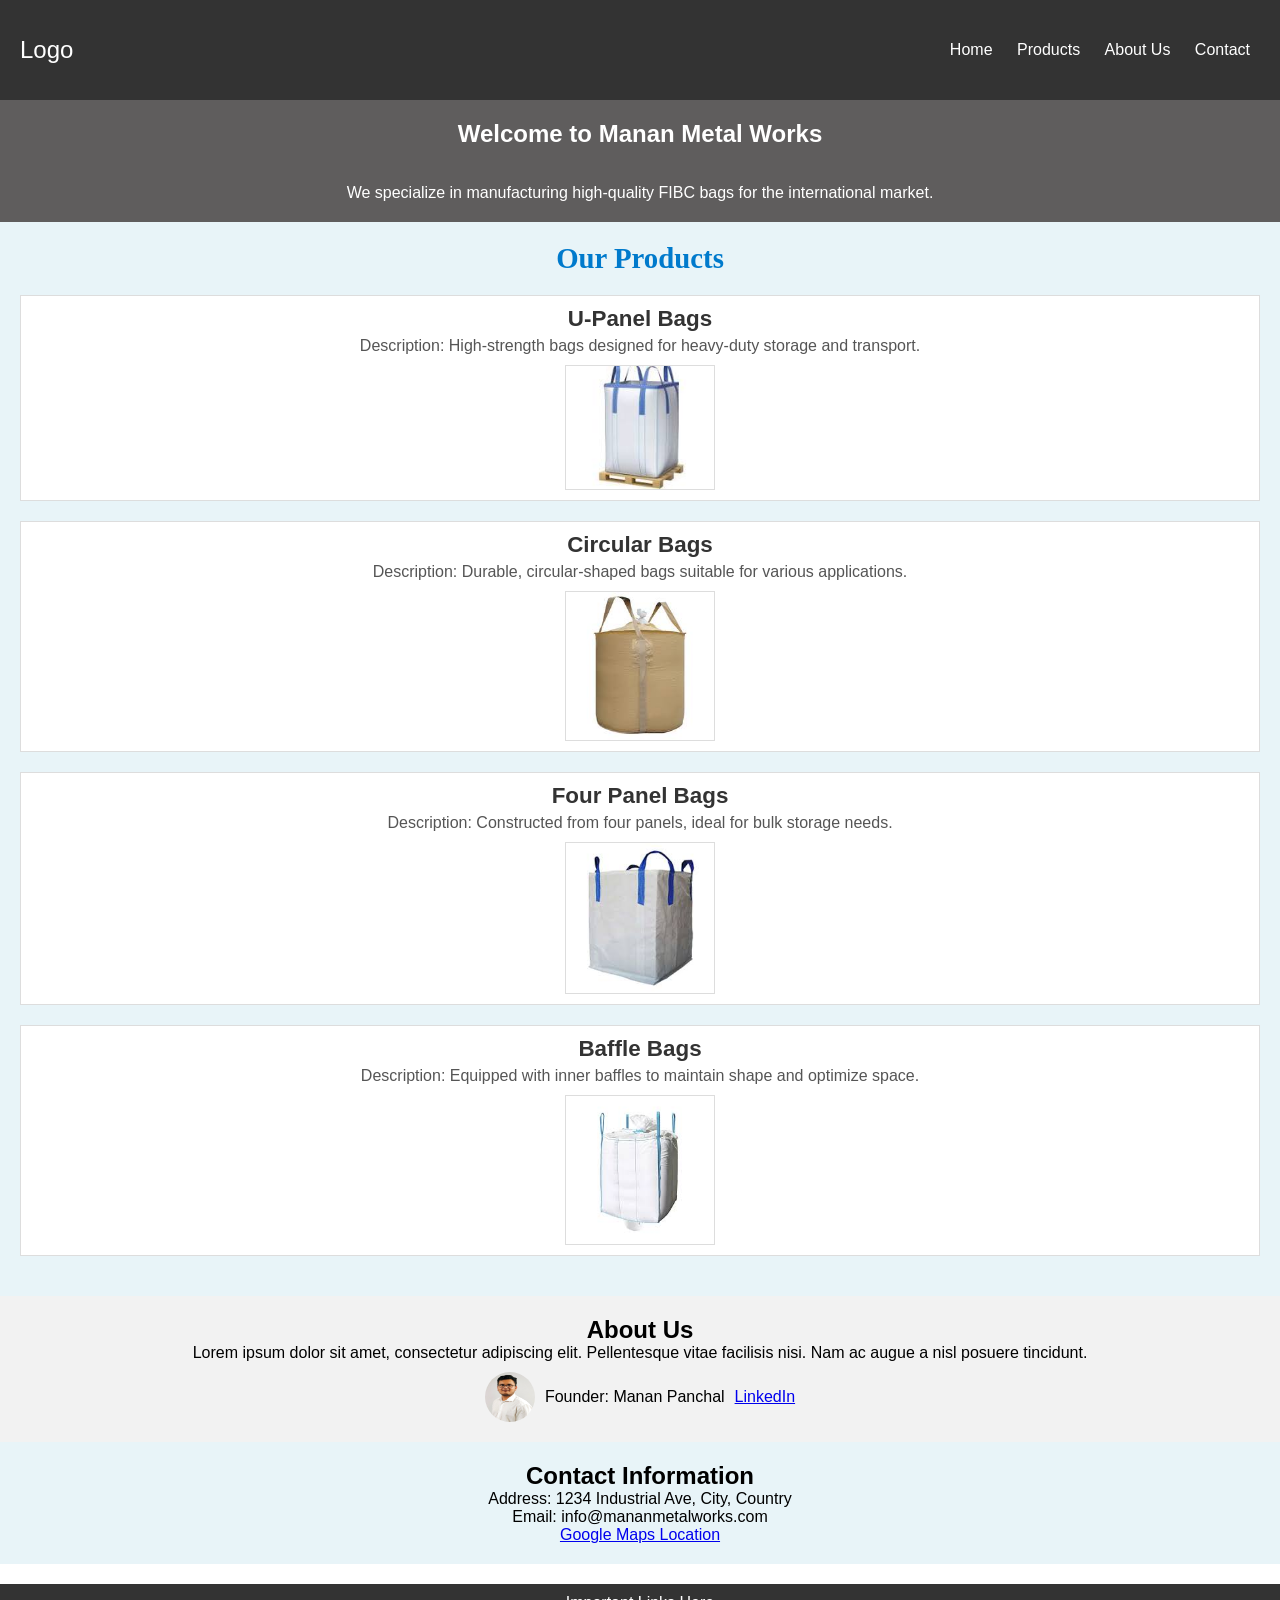
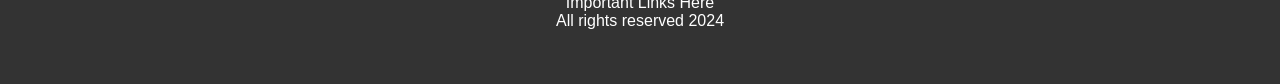
<file: index.html>
<!DOCTYPE html>
<html lang="en">
<head>
    <meta charset="UTF-8">
    <meta name="viewport" content="width=device-width, initial-scale=1.0">
    <title>Manan Metal Works</title>
    <link rel="stylesheet" href="./css/style.css">
</head>
<body>
    <!-- Header Section -->
    <header>
        <div class="logo">Logo</div>
        <!-- <div class="title">All your packaging solution here...</div> -->
        <nav>
            <a href="#home">Home</a>
            <a href="#products">Products</a>
            <a href="#about">About Us</a>
            <a href="#contact">Contact</a>
        </nav>
    </header>

    <!-- Home Section -->
    <section id="home" class="buffer-area">
        <h2>Welcome to Manan Metal Works</h2><br><br>
        <p>We specialize in manufacturing high-quality FIBC bags for the international market.</p>
    </section>

    <!-- Products Section -->
    <section id="products">
        <h2>Our Products</h2> <!-- keep this in the middle with different color and font family and bigger font size  -->
        <div class="product">
            <h3>U-Panel Bags</h3>   <!--this h3 element should be over the description not beside-->
            <p>Description: High-strength bags designed for heavy-duty storage and transport.</p> <!-- add more information about this perticular product-->
            <img src="./images/FIBCBag.jpg" alt="U-Panel Bags">
        </div>
        <div class="product">
            <h3>Circular Bags</h3> <!--this h3 element should be over the description not beside-->
            <p>Description: Durable, circular-shaped bags suitable for various applications.</p> <!-- add more information about this perticular product-->
            <img src="./images/CircularBag.jpg" alt="Circular Bags">
        </div>
        <div class="product">
            <h3>Four Panel Bags</h3> <!--this h3 element should be over the description not beside-->
            <p>Description: Constructed from four panels, ideal for bulk storage needs.</p> <!-- add more information about this perticular product-->
            <img src="./images/FourPanel.jpg" alt="Four Panel Bags">
        </div>
        <div class="product">
            <h3>Baffle Bags</h3> <!--this h3 element should be over the description not beside-->
            <p>Description: Equipped with inner baffles to maintain shape and optimize space.</p> <!-- add more information about this perticular product-->
            <img src="./images/BaffleBag.jpg" alt="Baffle Bags">
        </div>
    </section>

    <!-- About Us Section -->
    <section id="about">
        <h2>About Us</h2>
        <p>Lorem ipsum dolor sit amet, consectetur adipiscing elit. Pellentesque vitae facilisis nisi. Nam ac augue a nisl posuere tincidunt.</p>
        <div class="founder">
            <img src="./images/MyPhoto.jpg" alt="Founder">
            <span>Founder: Manan Panchal</span>
            <a href="https://www.linkedin.com" target="_blank">LinkedIn</a>
        </div>
    </section>

    <!-- Contact Information Section -->
    <section id="contact">
        <h2>Contact Information</h2>
        <p>Address: 1234 Industrial Ave, City, Country</p>
        <p>Email: info@mananmetalworks.com</p>
        <a href="https://goo.gl/maps" target="_blank">Google Maps Location</a>
    </section>

    <!-- Footer Section -->
    <footer>
        <p>Important Links Here</p>
        <p>All rights reserved 2024</p>
    </footer>
</body>
</html>
</file>
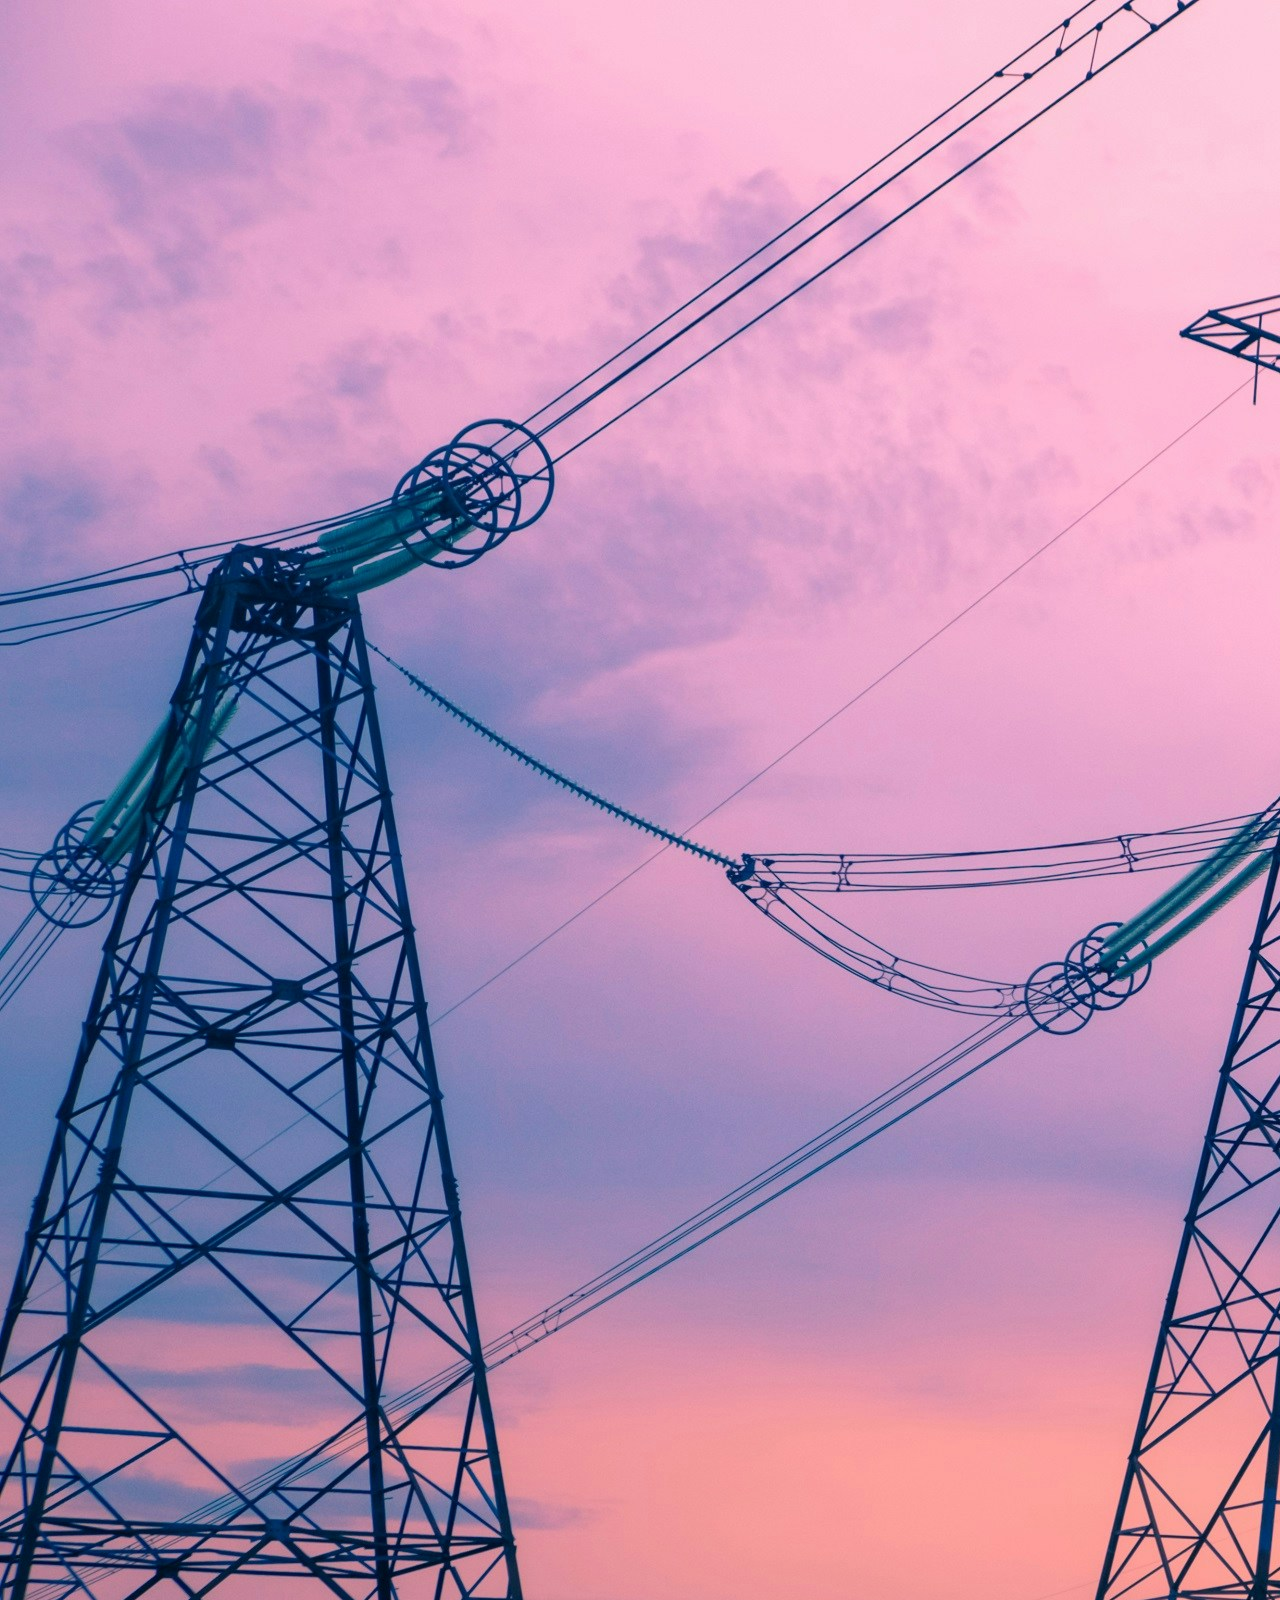
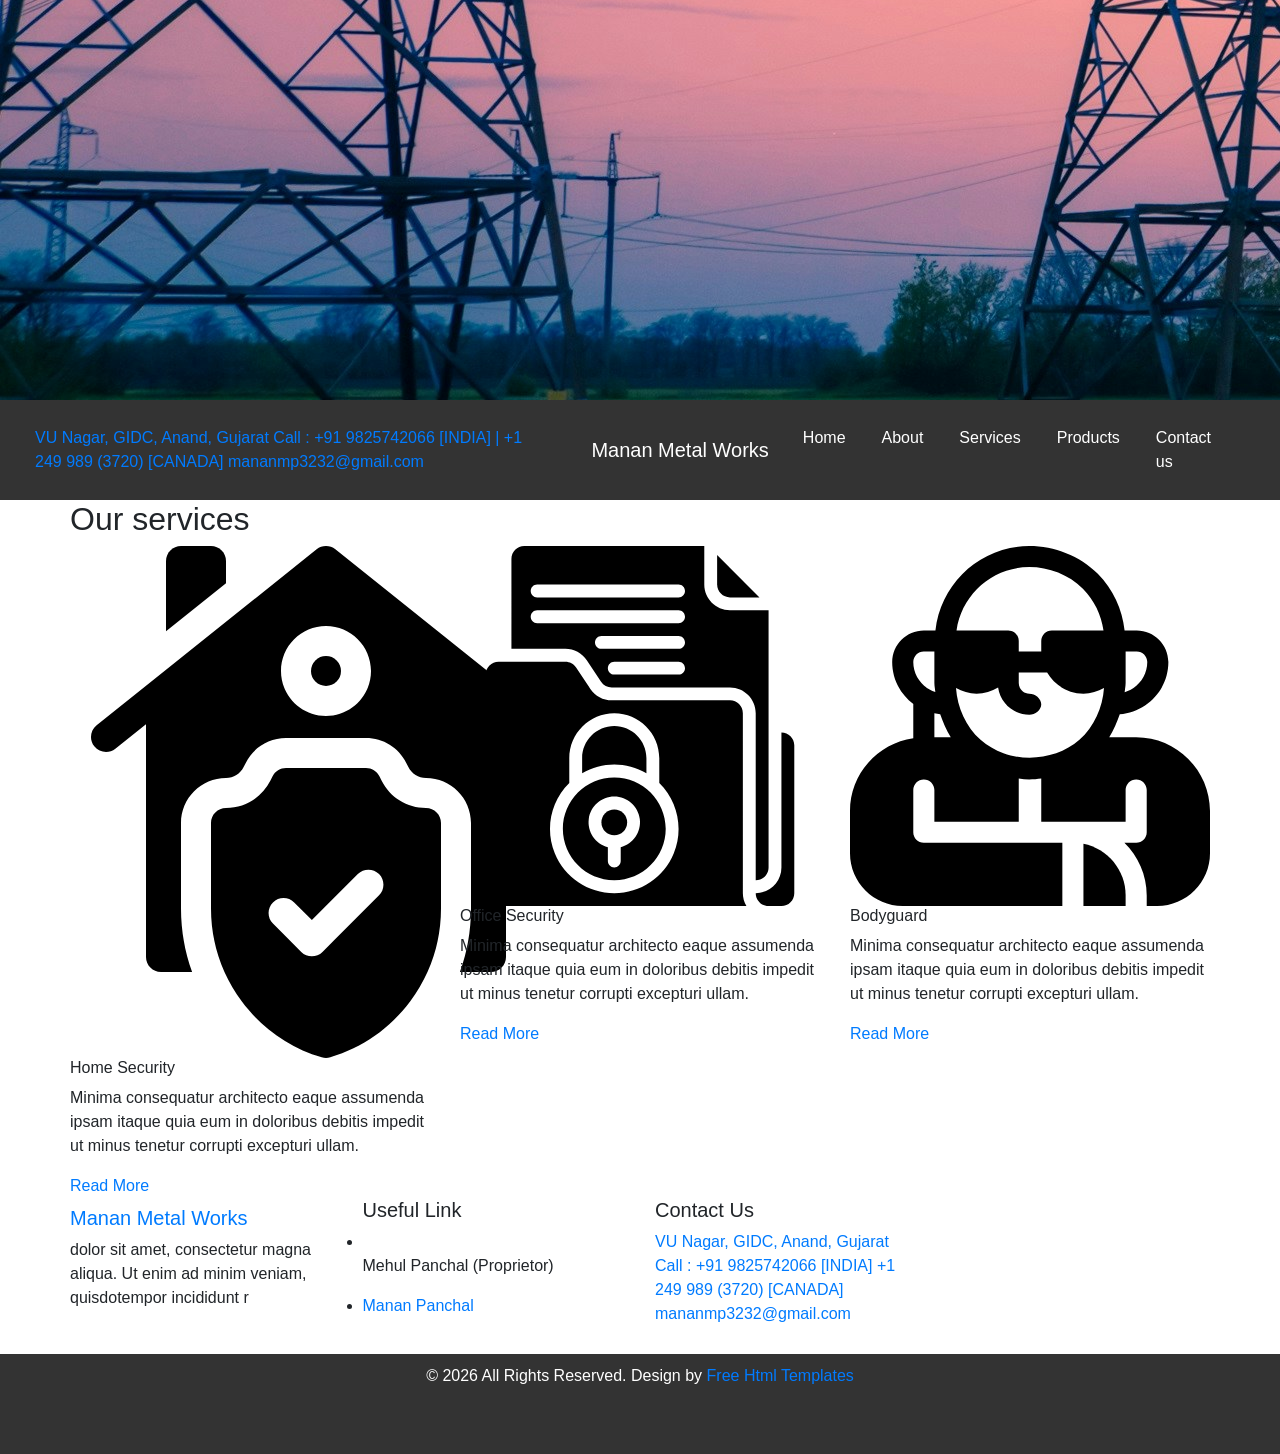
<file: service.html>
<!DOCTYPE html>
<html>

<head>
  <!-- Basic -->
  <meta charset="utf-8" />
  <meta http-equiv="X-UA-Compatible" content="IE=edge" />
  <!-- Mobile Metas -->
  <meta name="viewport" content="width=device-width, initial-scale=1, shrink-to-fit=no" />
  <!-- Site Metas -->
  <meta name="keywords" content="" />
  <meta name="description" content="" />
  <meta name="author" content="" />
  <link rel="shortcut icon" href="images/favicon.png" type="image/x-icon">

  <title>Manan Metal Works</title>

  <!-- bootstrap core css -->
  <link rel="stylesheet" type="text/css" href="css/bootstrap.css" />

  <!-- fonts style -->
  <link href="https://fonts.googleapis.com/css?family=Open+Sans:400,700|Poppins:400,600,700&display=swap" rel="stylesheet" />

  <!-- Custom styles for this template -->
  <link href="css/style.css" rel="stylesheet" />
  <!-- responsive style -->
  <link href="css/responsive.css" rel="stylesheet" />
</head>

<body class="sub_page">
  <div class="hero_area">
    <!-- header section strats -->
    <div class="hero_bg_box">
      <div class="img-box">
        <img src="images/Image_01.jpg" alt="">
      </div>
    </div>

    <header class="header_section">
      <div class="header_top">
        <div class="container-fluid">
          <div class="contact_link-container">
            <a href="" class="contact_link1">
              <i class="fa fa-map-marker" aria-hidden="true"></i>
              <span> VU Nagar, GIDC, Anand, Gujarat </span>
            </a>
            <a href="" class="contact_link2">
              <i class="fa fa-phone" aria-hidden="true"></i>
              <span> Call : +91 9825742066 [INDIA] | +1 249 989 (3720) [CANADA]</span>
            </a>
            <a href="" class="contact_link3">
              <i class="fa fa-envelope" aria-hidden="true"></i>
              <span> mananmp3232@gmail.com </span>
            </a>
          </div>
        </div>
      </div>
      <div class="header_bottom">
        <div class="container-fluid">
          <nav class="navbar navbar-expand-lg custom_nav-container">
            <a class="navbar-brand" href="index.html">
              <span> Manan Metal Works </span>
            </a>
            <button class="navbar-toggler" type="button" data-toggle="collapse" data-target="#navbarSupportedContent"
              aria-controls="navbarSupportedContent" aria-expanded="false" aria-label="Toggle navigation">
              <span class=""></span>
            </button>

            <div class="collapse navbar-collapse ml-auto" id="navbarSupportedContent">
              <ul class="navbar-nav">
                <li class="nav-item active">
                  <a class="nav-link" href="index.html">Home <span class="sr-only">(current)</span></a>
                </li>
                <li class="nav-item">
                  <a class="nav-link" href="about.html"> About</a>
                </li>
                <li class="nav-item">
                  <a class="nav-link" href="service.html"> Services </a>
                </li>
                <li class="nav-item">
                  <a class="nav-link" href="products.html"> Products </a>
                </li>
                <li class="nav-item">
                  <a class="nav-link" href="contact.html">Contact us</a>
                </li>
              </ul>
            </div>
          </nav>
        </div>
      </div>
    </header>
    <!-- end header section -->
  </div>

  <!-- service section -->

  <section class="service_section layout_padding ">
    <div class="container">
      <div class="heading_container heading_center">
        <h2>
          Our services
        </h2>
      </div>
      <div class="row">
        <div class="col-md-4">
          <div class="box ">
            <div class="img-box">
              <svg enable-background="new 0 0 512 512" height="512" viewBox="0 0 512 512" width="512" xmlns="http://www.w3.org/2000/svg">
                <g>
                  <g>
                    <circle cx="256" cy="125" r="15" />
                    <path d="m356 262c-18.955 0-35.996-10.532-44.472-27.484l-2.111-4.223c-2.541-5.083-7.735-8.293-13.417-8.293h-80c-5.682 0-10.876 3.21-13.417 8.292l-2.111 4.222c-8.476 16.954-25.517 27.486-44.472 27.486-8.284 0-15 6.716-15 15v85.597c0 33.654 10.619 65.715 30.708 92.716 20.089 27 47.747 46.384 79.982 56.054 1.406.422 2.858.633 4.31.633s2.904-.211 4.31-.633c32.235-9.67 59.893-29.054 79.982-56.054 20.089-27.001 30.708-59.062 30.708-92.716v-85.597c0-8.284-6.716-15-15-15zm-46.967 87.322-56.568 56.568c-2.929 2.929-6.768 4.394-10.606 4.394s-7.678-1.464-10.606-4.394l-28.284-28.284c-5.858-5.858-5.858-15.355 0-21.213 5.857-5.858 15.355-5.858 21.213 0l17.678 17.677 45.962-45.961c5.857-5.858 15.355-5.858 21.213 0 5.856 5.858 5.856 15.355-.002 21.213z" />
                    <g>
                      <path d="m485.371 179.287-220-176c-5.479-4.383-13.263-4.383-18.741 0l-220 176c-6.469 5.175-7.518 14.614-2.342 21.083 5.175 6.468 14.614 7.517 21.083 2.342l30.629-24.503v232.791c0 8.284 6.716 15 15 15h31.119c-7.333-20.12-11.119-41.476-11.119-63.403v-85.597c0-24.813 20.187-45 45-45 7.632 0 14.226-4.075 17.639-10.901l2.112-4.224c7.67-15.342 23.093-24.875 40.249-24.875h80c17.156 0 32.579 9.533 40.25 24.878l2.111 4.223c3.412 6.824 10.007 10.899 17.639 10.899 24.813 0 45 20.187 45 45v85.597c0 21.927-3.786 43.283-11.119 63.403h31.119c8.284 0 15-6.716 15-15v-232.791l30.629 24.503c2.766 2.213 6.075 3.288 9.361 3.288 4.4 0 8.76-1.927 11.722-5.63 5.176-6.469 4.127-15.908-2.341-21.083zm-229.371-9.287c-24.813 0-45-20.187-45-45s20.187-45 45-45 45 20.187 45 45-20.187 45-45 45z" />
                    </g>
                  </g>
                  <g>
                    <path d="m156 15c0-8.284-6.716-15-15-15h-30c-8.284 0-15 6.716-15 15v70.372l60-48z" />
                  </g>
                </g>
              </svg>
            </div>
            <div class="detail-box">
              <h6>
                Home Security
              </h6>
              <p>
                Minima consequatur architecto eaque assumenda ipsam itaque quia eum in doloribus debitis impedit ut minus tenetur corrupti excepturi ullam.
              </p>
              <a href="">
                Read More
              </a>
            </div>
          </div>
        </div>
        <div class="col-md-4">
          <div class="box ">
            <div class="img-box">
              <svg version="1.1" xmlns="http://www.w3.org/2000/svg" xmlns:xlink="http://www.w3.org/1999/xlink" x="0px" y="0px" viewBox="0 0 512 512" style="enable-background:new 0 0 512 512;" xml:space="preserve">
                <g>
                  <g>
                    <g>
                      <circle cx="219.429" cy="393.143" r="18.286" />
                      <path d="M219.429,329.143c-40.396,0-73.143,32.747-73.143,73.143c0,40.396,32.747,73.143,73.143,73.143
          c40.396,0,73.143-32.747,73.143-73.143C292.525,361.909,259.805,329.189,219.429,329.143z M228.571,428.416V448
          c0,5.049-4.093,9.143-9.143,9.143c-5.049,0-9.143-4.093-9.143-9.143v-19.584c-17.831-4.604-29.458-21.749-27.137-40.018
          c2.32-18.269,17.864-31.963,36.28-31.963c18.416,0,33.959,13.694,36.28,31.963C258.029,406.667,246.403,423.812,228.571,428.416z
          " />
                      <path d="M402.286,274.286v-36.571c-0.01-10.095-8.191-18.276-18.286-18.286H215.772c-12.18-0.01-23.558-6.08-30.348-16.192
          l-20.321-30.487c-3.392-5.109-9.117-8.179-15.25-8.179H54.857c-10.095,0.01-18.276,8.191-18.286,18.286v310.857
          c0.01,10.095,8.191,18.276,18.286,18.286h352.516c-3.294-5.533-5.051-11.846-5.088-18.286V274.286z M304.069,436.92
          c-14.047,34.375-47.506,56.826-84.64,56.795c-37.135,0.031-70.593-22.419-84.64-56.795c-14.047-34.375-5.888-73.833,20.64-99.818
          v-35.388c0.04-35.33,28.67-63.96,64-64c35.33,0.039,63.961,28.67,64,64v35.388C309.957,363.087,318.116,402.545,304.069,436.92z" />
                      <path d="M384,73.143h41.929l-60.214-60.214v41.929C365.724,64.952,373.905,73.133,384,73.143z" />
                      <path d="M265.143,323.227v-21.513c-0.044-25.229-20.485-45.67-45.714-45.714c-25.235,0.03-45.685,20.479-45.714,45.714v21.513
          C201.959,306.734,236.898,306.734,265.143,323.227z" />
                      <path d="M420.571,256v219.429c10.095-0.01,18.276-8.191,18.286-18.286V91.429H384c-20.188-0.023-36.548-16.383-36.571-36.571V0
          h-256C81.334,0.01,73.153,8.191,73.143,18.286v128h76.71c12.247-0.005,23.684,6.122,30.464,16.321l20.295,30.446
          c3.395,5.048,9.077,8.08,15.161,8.089H384c20.188,0.023,36.548,16.383,36.571,36.571V256z M310.857,182.857h-91.429
          c-5.049,0-9.143-4.093-9.143-9.143s4.093-9.143,9.143-9.143h91.429c5.049,0,9.143,4.093,9.143,9.143
          S315.907,182.857,310.857,182.857z M310.857,146.286H201.143c-5.049,0-9.143-4.093-9.143-9.143c0-5.049,4.093-9.143,9.143-9.143
          h109.714c5.049,0,9.143,4.093,9.143,9.143C320,142.192,315.907,146.286,310.857,146.286z M310.857,109.714H109.714
          c-5.049,0-9.143-4.093-9.143-9.143c0-5.049,4.093-9.143,9.143-9.143h201.143c5.049,0,9.143,4.093,9.143,9.143
          C320,105.621,315.907,109.714,310.857,109.714z M310.857,73.143H109.714c-5.049,0-9.143-4.093-9.143-9.143
          s4.093-9.143,9.143-9.143h201.143c5.049,0,9.143,4.093,9.143,9.143S315.907,73.143,310.857,73.143z" />
                      <path d="M457.143,265.143v192c-0.023,20.188-16.383,36.548-36.571,36.571c0.01,10.095,8.191,18.276,18.286,18.286h18.286
          c10.095-0.01,18.276-8.191,18.286-18.286V283.429C475.419,273.334,467.238,265.153,457.143,265.143z" />
                    </g>
                  </g>
                </g>
                <g>
                </g>
                <g>
                </g>
                <g>
                </g>
                <g>
                </g>
                <g>
                </g>
                <g>
                </g>
                <g>
                </g>
                <g>
                </g>
                <g>
                </g>
                <g>
                </g>
                <g>
                </g>
                <g>
                </g>
                <g>
                </g>
                <g>
                </g>
                <g>
                </g>
              </svg>
            </div>
            <div class="detail-box">
              <h6>
                Office Security
              </h6>
              <p>
                Minima consequatur architecto eaque assumenda ipsam itaque quia eum in doloribus debitis impedit ut minus tenetur corrupti excepturi ullam.
              </p>
              <a href="">
                Read More
              </a>
            </div>
          </div>
        </div>
        <div class="col-md-4">
          <div class="box ">
            <div class="img-box">
              <svg version="1.1" xmlns="http://www.w3.org/2000/svg" xmlns:xlink="http://www.w3.org/1999/xlink" x="0px" y="0px" viewBox="0 0 512 512" style="enable-background:new 0 0 512 512;" xml:space="preserve">
                <g>
                  <g>
                    <path d="M332,423.518V512h60v-15C392,460.784,366.197,430.487,332,423.518z" />
                  </g>
                </g>
                <g>
                  <g>
                    <path d="M407,272h-38.298c6.211-9.549,11.184-21.85,14.971-32.595c38.58-3.058,69.119-35.067,69.119-74.405
                 c0-24.814-20.186-45-45-45h-17.263c-3.373-30.112-16.168-58.339-38.108-80.581C326.639,14.004,290.742,0,255,0
                 c-69.309,0-125.911,52.685-133.484,120H105c-24.814,0-45,20.186-45,45c0,24.476,11.836,46.095,30.066,59.685
                 C90.062,224.797,90,224.888,90,225v48.516C39.25,280.873,0,324.245,0,377v60c0,41.353,33.633,75,75,75h227v-90h-15H105
                 c-8.291,0-15-6.709-15-15v-60c0-8.291,6.709-15,15-15s15,6.709,15,15v45h120v-61.373c4.988,0.569,9.946,1.373,15,1.373
                 s12.012-0.804,17-1.373V392h15h30h75v-45c0-8.291,6.709-15,15-15c8.291,0,15,6.709,15,15v60c0,8.291-6.709,15-15,15h-16.75
                 c19.534,19.08,31.75,45.608,31.75,75v15h15c41.367,0,75-33.647,75-75v-60C512,319.109,464.891,272,407,272z M392,195v-45h15.791
                 c8.262,0,15,6.724,15,15c0,20.33-13.638,37.354-32.179,42.914C391.033,203.597,392,199.378,392,195z M255,30
                 c27.803,0,56.229,10.928,76.209,30.63c16.238,16.45,26.111,37.178,29.319,59.37H287c-8.291,0-15,6.709-15,15v15h-32v-15
                 c0-8.291-6.709-15-15-15h-73.484C158.873,69.25,202.244,30,255,30z M90,165c0-8.276,6.738-15,15-15h15v45
                 c0,4.292,0.956,8.425,1.362,12.66C103.239,201.843,90,185.03,90,165z M120,272v-34.219c2.75,0.564,5.449,1.283,8.298,1.542
                 c3.787,10.774,8.774,23.103,15,32.677H120z M326.316,275.706c-29.136,25.422-72.715,31.761-108.047,19.067
                 c-11.777-4.237-22.866-10.593-32.578-19.063c-20.881-18.376-33.043-46.22-34.929-73.644C159.448,206.968,169.332,210,180,210
                 c11.235,0,21.636-3.298,30.637-8.694C213.739,223.118,232.346,240,255,240c8.291,0,17-6.709,17-15s-8.709-15-17-15
                 c-8.262,0-15-6.724-15-15v-15h40.346c10.411,17.847,29.55,30,51.654,30c10.668,0,20.552-3.032,29.238-7.934
                 C359.352,229.501,347.186,257.357,326.316,275.706z" />
                  </g>
                </g>
                <g>
                </g>
                <g>
                </g>
                <g>
                </g>
                <g>
                </g>
                <g>
                </g>
                <g>
                </g>
                <g>
                </g>
                <g>
                </g>
                <g>
                </g>
                <g>
                </g>
                <g>
                </g>
                <g>
                </g>
                <g>
                </g>
                <g>
                </g>
                <g>
                </g>
              </svg>
            </div>
            <div class="detail-box">
              <h6>
                Bodyguard
              </h6>
              <p>
                Minima consequatur architecto eaque assumenda ipsam itaque quia eum in doloribus debitis impedit ut minus tenetur corrupti excepturi ullam.
              </p>
              <a href="">
                Read More
              </a>
            </div>
          </div>
        </div>
      </div>
    </div>
  </section>

  <!-- end service section -->

  <!-- info section -->
  <section class="info_section">
    <div class="container">
      <div class="row">
        <div class="col-md-3">
          <div class="info_logo">
            <a class="navbar-brand" href="index.html">
              <span> Manan Metal Works </span>
            </a>
            <p>
              dolor sit amet, consectetur magna aliqua. Ut enim ad minim
              veniam, quisdotempor incididunt r
            </p>
          </div>
        </div>
        <div class="col-md-3">
          <div class="info_links">
            <h5>Useful Link</h5>
            <ul>
              <li></li>
                <p> Mehul Panchal (Proprietor)</p>
              </li>
              <li>
                <a href="https://www.linkedin.com/in/manan-panchal-a2b25b253/"> Manan Panchal </a>
              </li>
            </ul>
          </div>
        </div>
        <div class="col-md-3">
          <div class="info_info">
            <h5>Contact Us</h5>
          </div>
          <div class="info_contact">
            <a href="" class="">
              <i class="fa fa-map-marker" aria-hidden="true"></i>
              <span> VU Nagar, GIDC, Anand, Gujarat </span>
            </a>
            <a href="" class="">
              <i class="fa fa-phone" aria-hidden="true"></i>
              <span> Call : +91 9825742066 [INDIA]  +1 249 989 (3720) [CANADA] </span>
            </a>
            <a href="" class="">
              <i class="fa fa-envelope" aria-hidden="true"></i>
              <span> mananmp3232@gmail.com </span>
            </a>
          </div>
        </div>
        <div class="col-md-3">
          <div class="info_form">
            <div class="social_box">
              <a href="">
                <i class="fa fa-facebook" aria-hidden="true"></i>
              </a>
              <a href="">
                <i class="fa fa-twitter" aria-hidden="true"></i>
              </a>
              <a href="">
                <i class="fa fa-youtube" aria-hidden="true"></i>
              </a>
              <a href="">
                <i class="fa fa-instagram" aria-hidden="true"></i>
              </a>
            </div>
          </div>
        </div>
      </div>
    </div>
  </section>

  <!-- end info_section -->




  <!-- footer section -->
  <footer class="container-fluid footer_section">
    <p>
      &copy; <span id="currentYear"></span> All Rights Reserved. Design by
      <a href="https://html.design/">Free Html Templates</a>
    </p>
  </footer>
  <!-- footer section -->

  <script src="js/jquery-3.4.1.min.js"></script>
  <script src="js/bootstrap.js"></script>
  <script src="js/custom.js"></script>
</body>

</html>
</file>
<file: css/style.css>
/* General Styles */
* {
    margin: 0;
    padding: 0;
    box-sizing: border-box;
    scroll-behavior: smooth;
}

body {
    font-family: Arial, sans-serif;
}

header {
    display: flex;
    align-items: center;
    justify-content: space-between;
    padding: 10px 20px;
    background-color: #333;
    color: #fff;
    height: 100px;
}

.logo {
    font-size: 1.5em;
}

nav a {
    color: #fff;
    text-decoration: none;
    margin: 0 10px;
}

nav a:hover {
    text-decoration: underline;
}

.buffer-area {
    padding: 20px;
    text-align: center;
    background-color: #5f5d5d; /* Neutral color for packaging theme */
    color: #fff;
}

#products {
    padding: 20px;
    background-color: #e8f4f8; /* Light blue background for packaging theme */
}

#products h2 {
    text-align: center;
    font-size: 1.8em;
    color: #007acc;
    font-family: 'Georgia', serif;
    margin-bottom: 20px;
}

.product {
    display: flex;
    flex-direction: column;
    align-items: center;
    text-align: center;
    margin: 20px 0;
    border: 1px solid #ddd;
    padding: 10px;
    background-color: #fff;
}

.product h3 {
    font-size: 1.4em;
    color: #333;
    margin-bottom: 5px;
}

.product p {
    font-size: 1em;
    color: #555;
    margin-bottom: 10px;
}

.product img {
    width: 100%;
    max-width: 150px;
    height: auto;
    border: 1px solid #ddd;
}

#about {
    padding: 20px;
    text-align: center;
    background-color: #f2f2f2;
}

.founder {
    display: flex;
    align-items: center;
    justify-content: center;
    gap: 10px;
    margin-top: 10px;
}

.founder img {
    width: 50px;
    height: 50px;
    border-radius: 50%;
}

#contact {
    padding: 20px;
    text-align: center;
    background-color: #e8f4f8;
}

footer {
    background-color: #333;
    color: #fff;
    text-align: center;
    padding: 10px;
    margin-top: 20px;
    height: 100px;
}

/* Media Query for Mobile Devices */
@media (max-width: 768px) {
    header {
        flex-direction: column;
        text-align: center;
    }

    nav {
        display: flex;
        flex-direction: column;
    }

    nav a {
        margin: 5px 0;
    }

    .product {
        flex-direction: column;
    }

    .buffer-area {
        padding: 10px;
    }

    #products h2 {
        font-size: 1.5em;
    }

    #contact, #about, footer {
        padding: 15px;
    }

    .founder {
        flex-direction: column;
    }

    .founder span, .founder a {
        display: block;
    }

    footer p {
        font-size: 0.9em;
    }
}
</file>
<file: css/responsive.css>
@media (max-width: 1120px) {}

@media (max-width: 992px) {
  .hero_area {
    min-height: auto;
  }

  .navbar-nav {
    align-items: center;
  }

  .custom_nav-container .navbar-toggler {
    margin-bottom: 15px;
  }

  .custom_nav-container.navbar-expand-lg .navbar-nav .nav-item .nav-link {
    padding: 10px 25px;
    margin: 5px 0;
  }

  .custom_nav-container.navbar-expand-lg .form-inline {
    justify-content: center;
  }

  .custom_nav-container.navbar-expand-lg {
    padding-top: 10px;
    align-items: center;
  }

  .slider_section {
    padding: 45px 0 150px 0;
  }

  .sub_page .custom_nav-container.navbar-expand-lg .navbar-nav .nav-item .nav-link {
    padding-bottom: 15px;
  }
}

@media (max-width: 768px) {
  .slider_section ol.carousel-indicators {
    justify-content: center;
  }

  .slider_section {
    text-align: center;
  }

  .slider_section .img-box {
    margin-top: 35px;
  }

  .slider_section .detail-box .btn-box {
    justify-content: center;
    flex-wrap: wrap;
  }

  .about_section .heading_container {
    margin-bottom: 0;
  }

  .about_section .row {
    flex-direction: column-reverse;
  }

  .about_section .detail-box {
    margin-left: 0;
    width: 100%;
    box-shadow: 0 0 5px 0 rgba(0, 0, 0, 0.15);
  }

  .service_section .service_container {
    flex-wrap: wrap;
  }

  .client_section .carousel_btn-box {
    margin-top: 25px;
  }

  .client_section .carousel-control-prev,
  .client_section .carousel-control-next {
    position: unset;
    transform: none;
    margin: 0 2.5px;
  }

  .info_section .row .col-md-3 {

    display: flex;
    flex-direction: column;
    align-items: center;
    text-align: center;

  }

  .info_section .info_logo {
    align-items: center;
  }

  .info_section .info_form .social_box {
    justify-content: center;
  }

  .info_section .info_form .social_box a {
    margin: 0 5px;
  }
}

@media (max-width: 576px) {
  .header_top a span {
    display: none;
  }

  .slider_section .detail-box h1 {
    font-size: 2.5rem;
    line-height: 55px;
  }
}

@media (max-width: 480px) {}

@media (max-width: 420px) {}

@media (max-width: 376px) {}

@media (min-width: 1200px) {
  .container {
    max-width: 1170px;
  }
}
</file>
